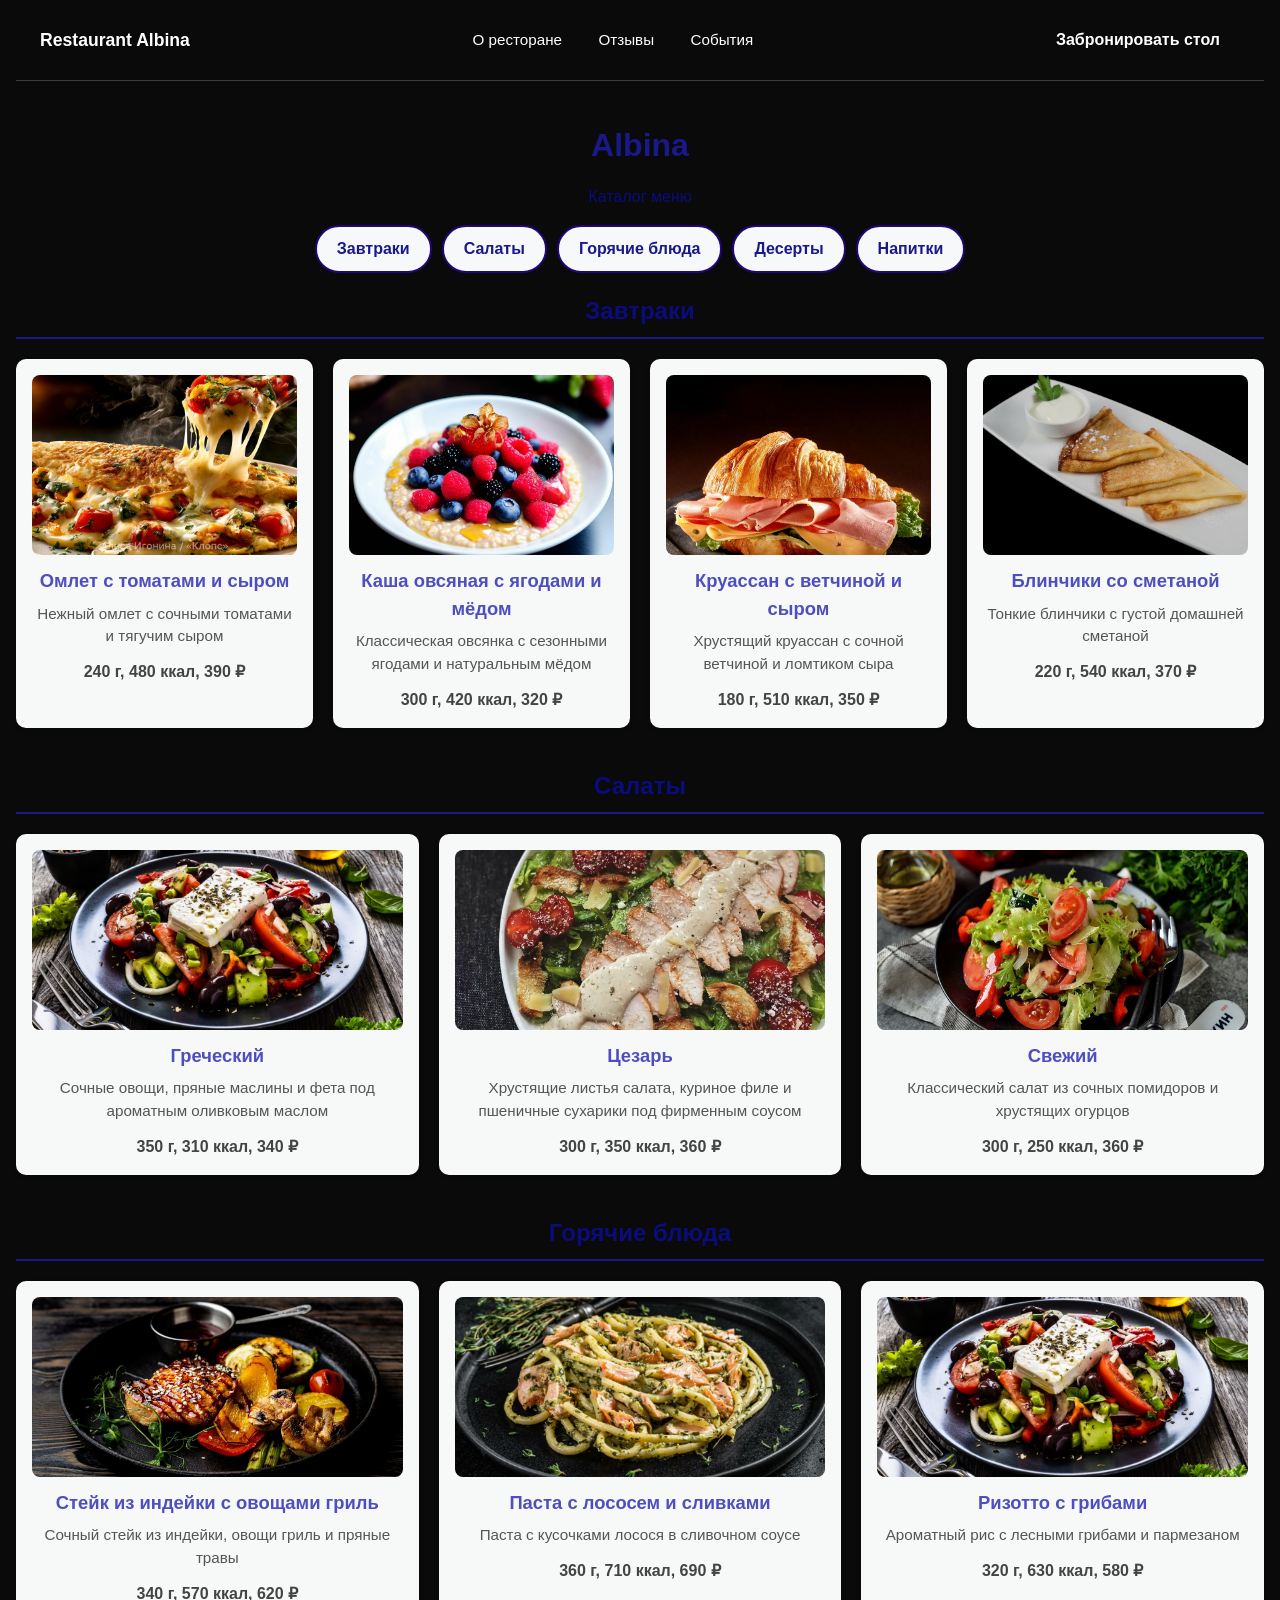
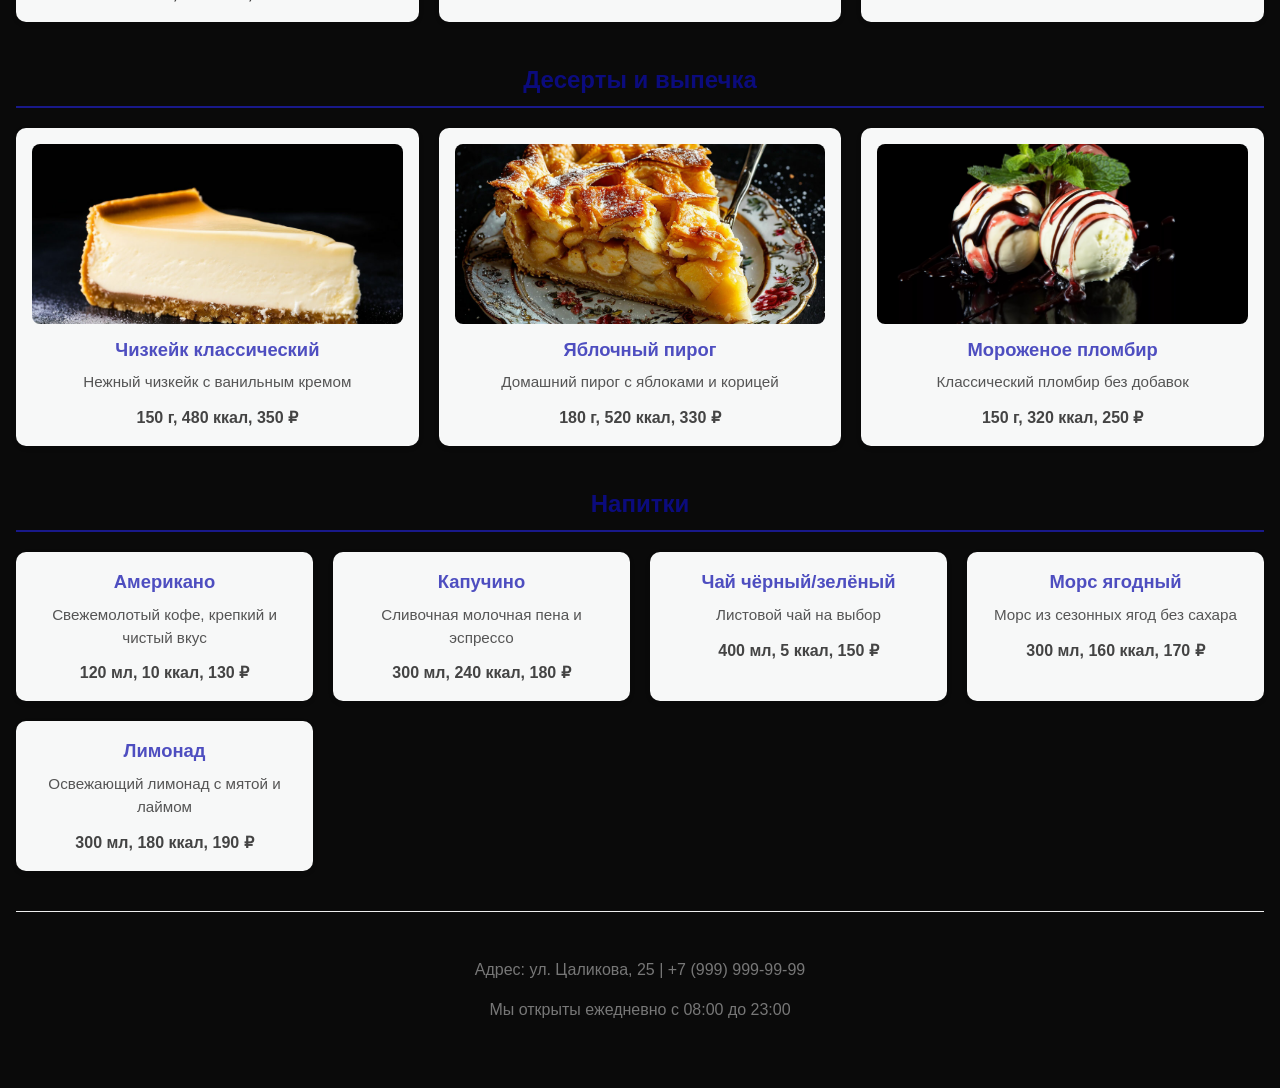
<file: меню/index.html>
<!DOCTYPE html>
<html>
<head>
  <meta charset="UTF-8" />
  <meta name="viewport" content="width=device-width, initial-scale=1.0" />
  <title>Меню ресторана</title>
  <link rel="stylesheet" href="style.css" />
</head>
<body>
  <header class="top-row">
    <div class="row-container">
      <a href="#" class="logo">Restaurant Albina</a>
      <nav class="nav-links">
        <a href="#about">О ресторане</a>
        <a href="#reviews">Отзывы</a>
        <a href="#events">События</a>
      </nav>
      <a href="#booking" class="btn-reserve">Забронировать стол</a>
    </div>
  </header>
  <header class="page-title">
  <header>
    <h1>Albina</h1>

    <p>Каталог меню</p>
    <nav class="oval-menu">
      <a href="#breakfast" class="oval-btn">Завтраки</a>
      <a href="#salat" class="oval-btn">Салаты</a>
      <a href="#hot" class="oval-btn">Горячие блюда</a>
      <a href="#desserts" class="oval-btn">Десерты</a>
      <a href="#drinks" class="oval-btn">Напитки</a>
    </nav>
  </header>
  <main>
    <section id="breakfast" class="category">
      <h2>Завтраки</h2>
      <div class="items">
        <article class="card">
          <img src="img/omlet.jpg" class="photo">
          <h3>Омлет с томатами и сыром</h3>
          <p class="desc">Нежный омлет с сочными томатами и тягучим сыром</p>
          <div class="meta">240 г, 480 ккал, 390 ₽</div>
        </article>
        <article class="card">
          <img src="img/kasha.jpg" class="photo">
          <h3>Каша овсяная с ягодами и мёдом</h3>
          <p class="desc">Классическая овсянка с сезонными ягодами и натуральным мёдом</p>
          <div class="meta">300 г, 420 ккал, 320 ₽</div>
        </article>
        <article class="card">
            <img src="img/kruasan.jpg" class="photo">
          <h3>Круассан с ветчиной и сыром</h3>
          <p class="desc">Хрустящий круассан с сочной ветчиной и ломтиком сыра</p>
          <div class="meta">180 г, 510 ккал, 350 ₽</div>
        </article>
        <article class="card">
            <img src="img/blin.jpg" class="photo">
          <h3>Блинчики со сметаной</h3>
          <p class="desc">Тонкие блинчики с густой домашней сметаной</p>
          <div class="meta">220 г, 540 ккал, 370 ₽</div>
        </article>
      </div>
    </section>

    <section id="salat" class="category">
      <h2>Салаты</h2>
      <div class="items">
        <article class="card">
            <img src="img/gr.jpg" class="photo">
          <h3>Греческий</h3>
          <p class="desc">Сочные овощи, пряные маслины и фета под ароматным оливковым маслом</p>
          <div class="meta">350 г, 310 ккал, 340 ₽</div>
        </article>
        <article class="card">
            <img src="img/tsez.jpg" class="photo">
          <h3>Цезарь</h3>
          <p class="desc">Хрустящие листья салата, куриное филе и пшеничные сухарики под фирменным соусом</p>
          <div class="meta">300 г, 350 ккал, 360 ₽</div>
        </article>
        <article class="card">
            <img src="img/sal.jpg" class="photo">
          <h3>Свежий</h3>
          <p class="desc">Классический салат из сочных помидоров и хрустящих огурцов</p>
          <div class="meta">300 г, 250 ккал, 360 ₽</div>
        </article>
      </div>
    </section>

    <section id="hot" class="category">
      <h2>Горячие блюда</h2>
      <div class="items">
        <article class="card">
            <img src="img/ind.jpg" class="photo">
          <h3>Стейк из индейки с овощами гриль</h3>
          <p class="desc">Сочный стейк из индейки, овощи гриль и пряные травы</p>
          <div class="meta">340 г, 570 ккал, 620 ₽</div>
        </article>
        <article class="card">
            <img src="img/pasta.jpg" class="photo">
          <h3>Паста с лососем и сливками</h3>
          <p class="desc">Паста с кусочками лосося в сливочном соусе</p>
          <div class="meta">360 г, 710 ккал, 690 ₽ </div>
        </article>
        <article class="card">
            <img src="img/gr.jpg" class="photo">
          <h3>Ризотто с грибами</h3>
          <p class="desc">Ароматный рис с лесными грибами и пармезаном</p>
          <div class="meta">320 г, 630 ккал, 580 ₽ </div>
        </article>
      </div>
    </section>

    <section id="desserts" class="category">
      <h2>Десерты и выпечка</h2>
      <div class="items">
        <article class="card">
            <img src="img/ch.jpg" class="photo">
          <h3>Чизкейк классический</h3>
          <p class="desc">Нежный чизкейк с ванильным кремом</p>
          <div class="meta">150 г, 480 ккал, 350 ₽</div>
        </article>
        <article class="card">
            <img src="img/pirog.jpg" class="photo">
          <h3>Яблочный пирог</h3>
          <p class="desc">Домашний пирог с яблоками и корицей</p>
          <div class="meta">180 г, 520 ккал, 330 ₽</div>
        </article>
        <article class="card">
            <img src="img/plombir.jpg" class="photo">
          <h3>Мороженое пломбир</h3>
          <p class="desc">Классический пломбир без добавок</p>
          <div class="meta">150 г, 320 ккал, 250 ₽</div>
        </article>
      </div>
    </section>

    <section id="drinks" class="category">
      <h2>Напитки</h2>
      <div class="items">
        <article class="card">
          <h3>Американо</h3>
          <p class="desc">Свежемолотый кофе, крепкий и чистый вкус</p>
          <div class="meta">120 мл, 10 ккал, 130 ₽</div>
        </article>
        <article class="card">
          <h3>Капучино</h3>
          <p class="desc">Сливочная молочная пена и эспрессо</p>
          <div class="meta">300 мл, 240 ккал, 180 ₽</div>
        </article>
        <article class="card">
          <h3>Чай чёрный/зелёный</h3>
          <p class="desc">Листовой чай на выбор</p>
          <div class="meta">400 мл, 5 ккал, 150 ₽</div>
        </article>
        <article class="card">
          <h3>Морс ягодный</h3>
          <p class="desc">Морс из сезонных ягод без сахара</p>
          <div class="meta">300 мл, 160 ккал, 170 ₽</div>
        </article>
        <article class="card">
          <h3>Лимонад</h3>
          <p class="desc">Освежающий лимонад с мятой и лаймом</p>
          <div class="meta">300 мл, 180 ккал, 190 ₽</div>
        </article>
      </div>
    </section>
  <footer>
    <p>Адрес: ул. Цаликова, 25 | +7 (999) 999-99-99</p>
    <p>Мы открыты ежедневно с 08:00 до 23:00</p>
  </footer>
</body>
</html>
</file>
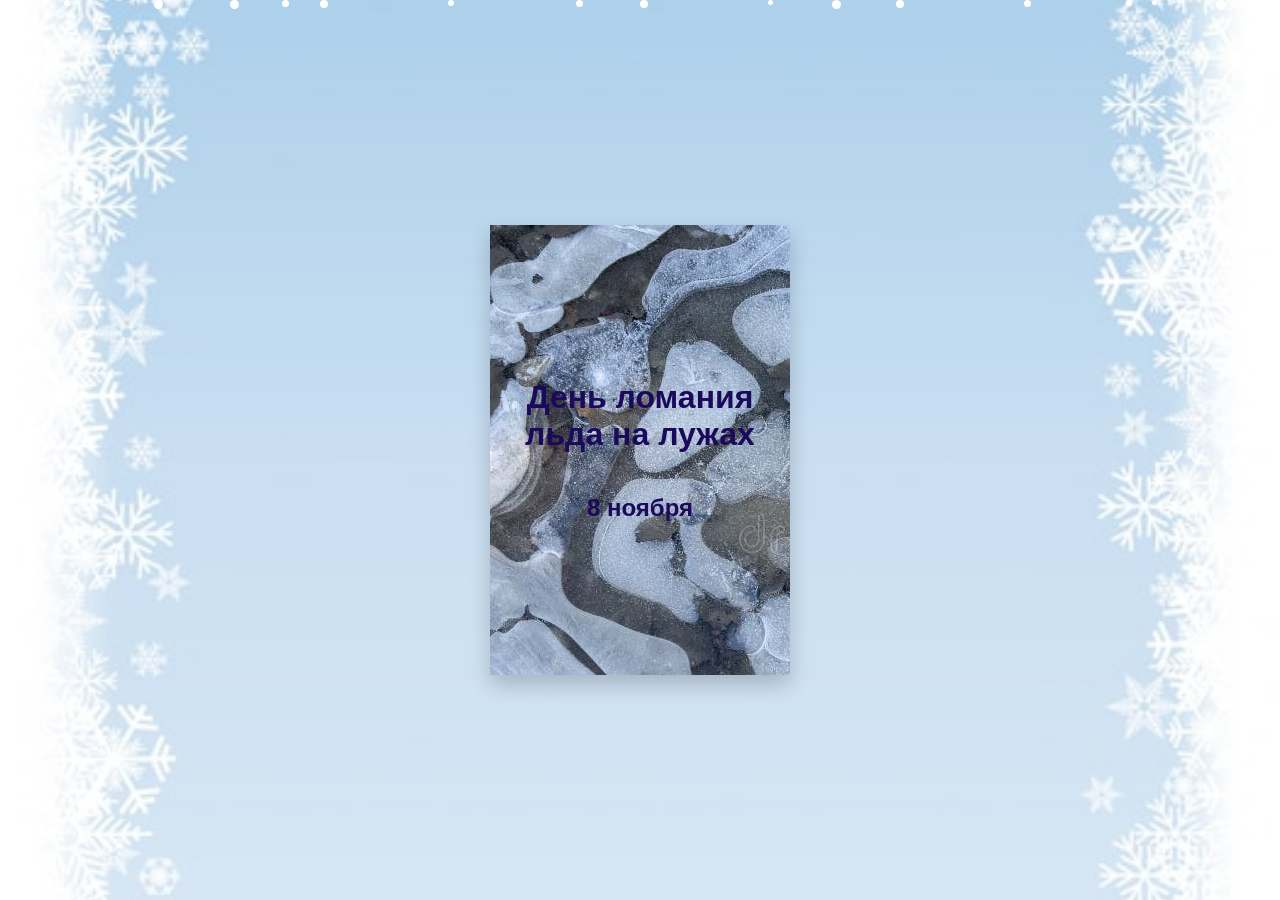
<file: открытка/index.html>
<!DOCTYPE html>
<html lang="ru">
  <head>
    <meta charset="UTF-8">
    <title>День ломания льда на лужах</title>
    <link rel="stylesheet" href="style.css">
  </head>
  <body>
    <div class="snow-container">
  <div class="snowflake" style="left: 5%; width: 6px; height: 6px; animation-duration: 3.5s;"></div>
  <div class="snowflake" style="left: 25%; width: 8px; height: 8px; animation-duration: 5s;"></div>
  <div class="snowflake" style="left: 80%; width: 7px; height: 7px; animation-duration: 4.2s;"></div>
  <div class="snowflake" style="left: 12%; width: 9px; height: 9px; animation-duration: 6s;"></div>
  <div class="snowflake" style="left: 60%; width: 5px; height: 5px; animation-duration: 3s;"></div>
  <div class="snowflake" style="left: 95%; width: 10px; height: 10px; animation-duration: 7s;"></div>
  <div class="snowflake" style="left: 35%; width: 6px; height: 6px; animation-duration: 4s;"></div>
  <div class="snowflake" style="left: 70%; width: 8px; height: 8px; animation-duration: 5.5s;"></div>
  <div class="snowflake" style="left: 45%; width: 7px; height: 7px; animation-duration: 4.5s;"></div>
  <div class="snowflake" style="left: 18%; width: 9px; height: 9px; animation-duration: 6.5s;"></div>
  <div class="snowflake" style="left: 88%; width: 6px; height: 6px; animation-duration: 3.2s;"></div>
  <div class="snowflake" style="left: 50%; width: 8px; height: 8px; animation-duration: 5.8s;"></div>
  <div class="snowflake" style="left: 22%; width: 7px; height: 7px; animation-duration: 4.8s;"></div>
  <div class="snowflake" style="left: 65%; width: 9px; height: 9px; animation-duration: 6.2s;"></div>
  <div class="snowflake" style="left: 90%; width: 5px; height: 5px; animation-duration: 3.8s;"></div>
</div>

    <div class="card">
      
      <div class="front">
        <h1>День ломания льда на лужах</h1>
        <h2>8 ноября</h2>
      </div>

      <div class="back">
        <h1>Поздравляем!</h1>
        <h3>Пусть в этот день ломается только лед под ногами, а все твои планы и дела идут как по маслу!</h3>
        <h3> Сегодня официально разрешено громко топать и радоваться хрусту под ногами.</h3>
  </body>
</html>
</file>
<file: меню/style.css>
:root {
  --bg: #000000f5;
  --card-bg: #f7f8f8;
  --text: hsla(240, 86%, 36%, 0.723);
  --accent: #19198a;
  --highlight: #edf3ef;
  --oval-bg: #f7f8f9;
  --oval-border: #210679;
}
body {
  font-family: 'Segoe UI', Roboto, Arial, sans-serif;
  background: var(--bg);
  color: var(--text);
  margin: 0;
  padding: 0 16px;
  line-height: 1.5;
  scroll-behavior: smooth;
}
header {
  text-align: center;
  padding: 20px 0;
}
header h1 {
  margin: 0 0 8px;
  color: var(--accent);
}
.oval-menu {
  display: flex;
  flex-wrap: wrap;
  justify-content: center;
  gap: 10px;
  margin-top: 12px;
}
.oval-btn {
  display: inline-block;
  padding: 10px 20px;
  border-radius: 50px; 
  background: var(--oval-bg);
  color: var(--accent);
  text-decoration: none;
  font-weight: 600;
  border: 2px solid var(--oval-border);
  transition: all 0.25s ease;
}
.oval-btn:hover {
  background: var(--accent);
  color: #fff;
  transform: translateY(-2px);
}
.oval-btn.highlight {
  background: var(--highlight);
  border-color: #ffd7b3;
}
.oval-btn.lunch {
  background: #fff4e6;
  border-color: #ff9a6a;
  color: #d35f3f;
}
.category {
  margin-bottom: 40px;
}
.category h2 {
  border-bottom: 2px solid var(--accent);
  padding-bottom: 8px;
  margin-top: 0;
}
.items {
  display: grid;
  grid-template-columns: repeat(auto-fit, minmax(260px, 1fr));
  gap: 20px;
}
.card {
  background: var(--card-bg);
  padding: 16px;
  border-radius: 10px;
  box-shadow: 0 2px 6px rgba(0,0,0,0.06);
}
.card.highlight {
  background: var(--highlight);
  border: 1px solid #ffd7b3;
}
.card h3 {
  margin: 0 0 8px;
  font-size: 1.15rem;
}
.desc {
  color: #555;
  font-size: 0.95rem;
  margin: 0 0 12px;
}
.meta {
  font-weight: 600;
  color: #444;
}
.tag {
  font-size: 0.85rem;
  vertical-align: middle;
}
footer {
  text-align: center;
  padding: 30px 0;
  color: #777;
  border-top: 1px solid #eee;
}

.photo {
  width: 100%;           
  height: 180px;         
  object-fit: cover;      
  border-radius: 8px;     
  display: block;         
  margin-bottom: 12px;
}

.top-row {
  background: transparent;
  position: sticky;
  top: 0;
  z-index: 1000;
  border-bottom: 1px solid rgba(255, 255, 255, 0.2);
}
.row-container {
  max-width: 1200px;
  margin: 0 auto;
  display: flex;
  justify-content: space-between;
  align-items: center;
  padding: 0 20px;
}
.logo {
  font-weight: 700;
  font-size: 1.1rem;
  color: white;
  text-decoration: none;
  text-shadow: 0 1px 2px rgba(0,0,0,0.3);
}
.nav-links a {
  text-decoration: none;
  color: white;
  margin: 0 16px;
  font-size: 0.95rem;
}
.btn-reserve {
  display: inline-block;
  padding: 8px 20px;
  color: white;
  border-radius: 20px;
  text-decoration: none;
  font-weight: 600;
  transition: all 0.3s ease;
}
.btn-reserve:hover {
  background: rgba(39, 14, 167, 0.233);
  transform: translateY(-2px);
  box-shadow: 0 6px 16px rgba(0, 0, 0, 0.35);
}
@media (max-width: 600px) {
  header h1 { font-size: 1.3rem; }
  .items { grid-template-columns: 1fr; }
  .oval-menu { gap: 8px; }
  .oval-btn { padding: 8px 16px; font-size: 0.9rem; }
}
</file>
<file: открытка/style.css>
body {
  margin: 0;
  padding: 0;
  background-image: url('img/sneg.jpg');
  background-size: cover;
  background-position: center;
  font-family: 'Roboto', sans-serif;
  height: 100vh;
  display: flex;
  justify-content: center;
  align-items: center;
}

.card {
  width: 300px;
  height: 450px;
  perspective: 1000px;
}

.front, .back {
  width: 100%;
  height: 100%;
  position: absolute;
  backface-visibility: hidden;
  box-shadow: 0 10px 20px rgba(0,0,0,0.2);
  display: flex;
  flex-direction: column;
  justify-content: center;
  text-align: center;
  padding: 20px;
  box-sizing: border-box;
}

.front {background-image: url('img/led.jpg');}
.back {  
  transform: rotateY(180deg);
}

.card:hover .front {
  transform: rotateY(180deg);
}
.card:hover .back {
  transform: rotateY(0deg);
}
h1 {color: #1b0a5b;}
h2 {color: #1b0a5b;}

@keyframes fall {
  from {
    transform: translateY(-10vh) rotate(0deg);
    opacity: 0.9;
  }
  to {
    transform: translateY(110vh) rotate(90deg);
    opacity: 0.2;
  }
}
.snow-container {
  position: absolute;
  top: 0;
  left: 0;
  width: 100%;
  height: 100%;
  pointer-events: none; 
  z-index: 1;
  overflow: hidden;
}
.snowflake {
  position: absolute;
  background: white;
  border-radius: 50%;
  animation: fall linear infinite;
}
</file>
